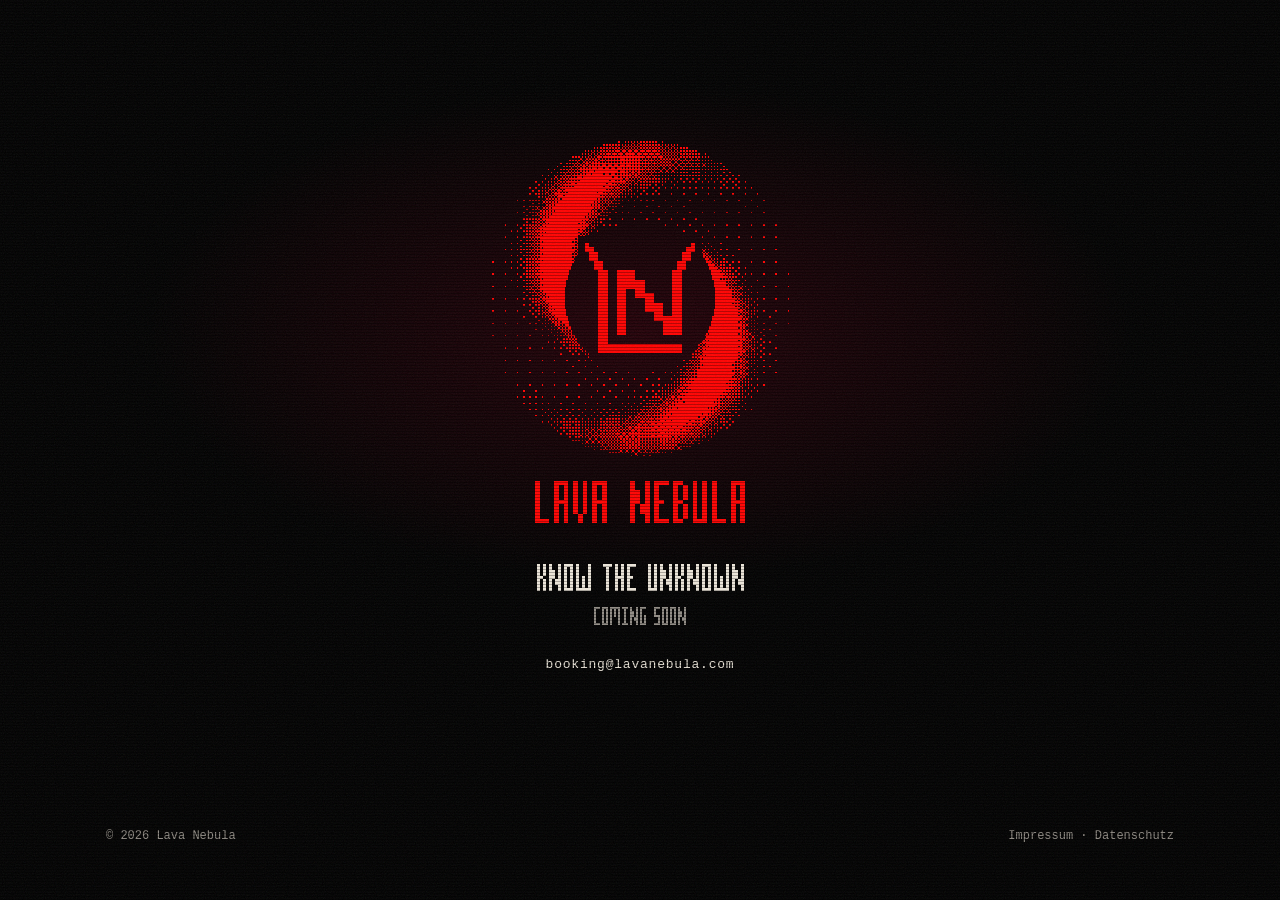
<file: index.html>
<!doctype html>
<html lang="en">
<head>
  <meta charset="utf-8">
  <meta name="viewport" content="width=device-width, initial-scale=1">
  <title>Lava Nebula</title>
  <meta name="description" content="Lava Nebula. know the unknown.">
  <meta name="theme-color" content="#000000">
  <meta property="og:title" content="Lava Nebula">
  <meta property="og:description" content="know the unknown">
  <meta property="og:type" content="website">
  <meta property="og:url" content="https://lavanebula.com/">
  <link rel="canonical" href="https://lavanebula.com/">
  <link rel="icon" href="favicon.svg" type="image/svg+xml">
  <link rel="stylesheet" href="styles.css">
</head>
<body>
  <main class="solo">
    <h1 class="solo-mark toz"><img src="logo.svg" alt="" width="416" height="416"><img class="name" src="name.svg" alt="Lava Nebula" width="368" height="88"></h1>
    <p class="solo-line px"><img src="know-the-unknown.svg" alt="know the unknown" width="207" height="27"></p>
    <p class="solo-soon px"><img src="coming-soon.svg" alt="coming soon" width="92" height="18"></p>
    <p class="solo-contact"><a href="mailto:booking@lavanebula.com">booking@lavanebula.com</a></p>
  </main>

  <footer>
    <div class="wrap">
      <span>© 2026 Lava Nebula</span>
      <span><a href="impressum.html">Impressum</a> · <a href="datenschutz.html">Datenschutz</a></span>
    </div>
  </footer>
</body>
</html>
</file>
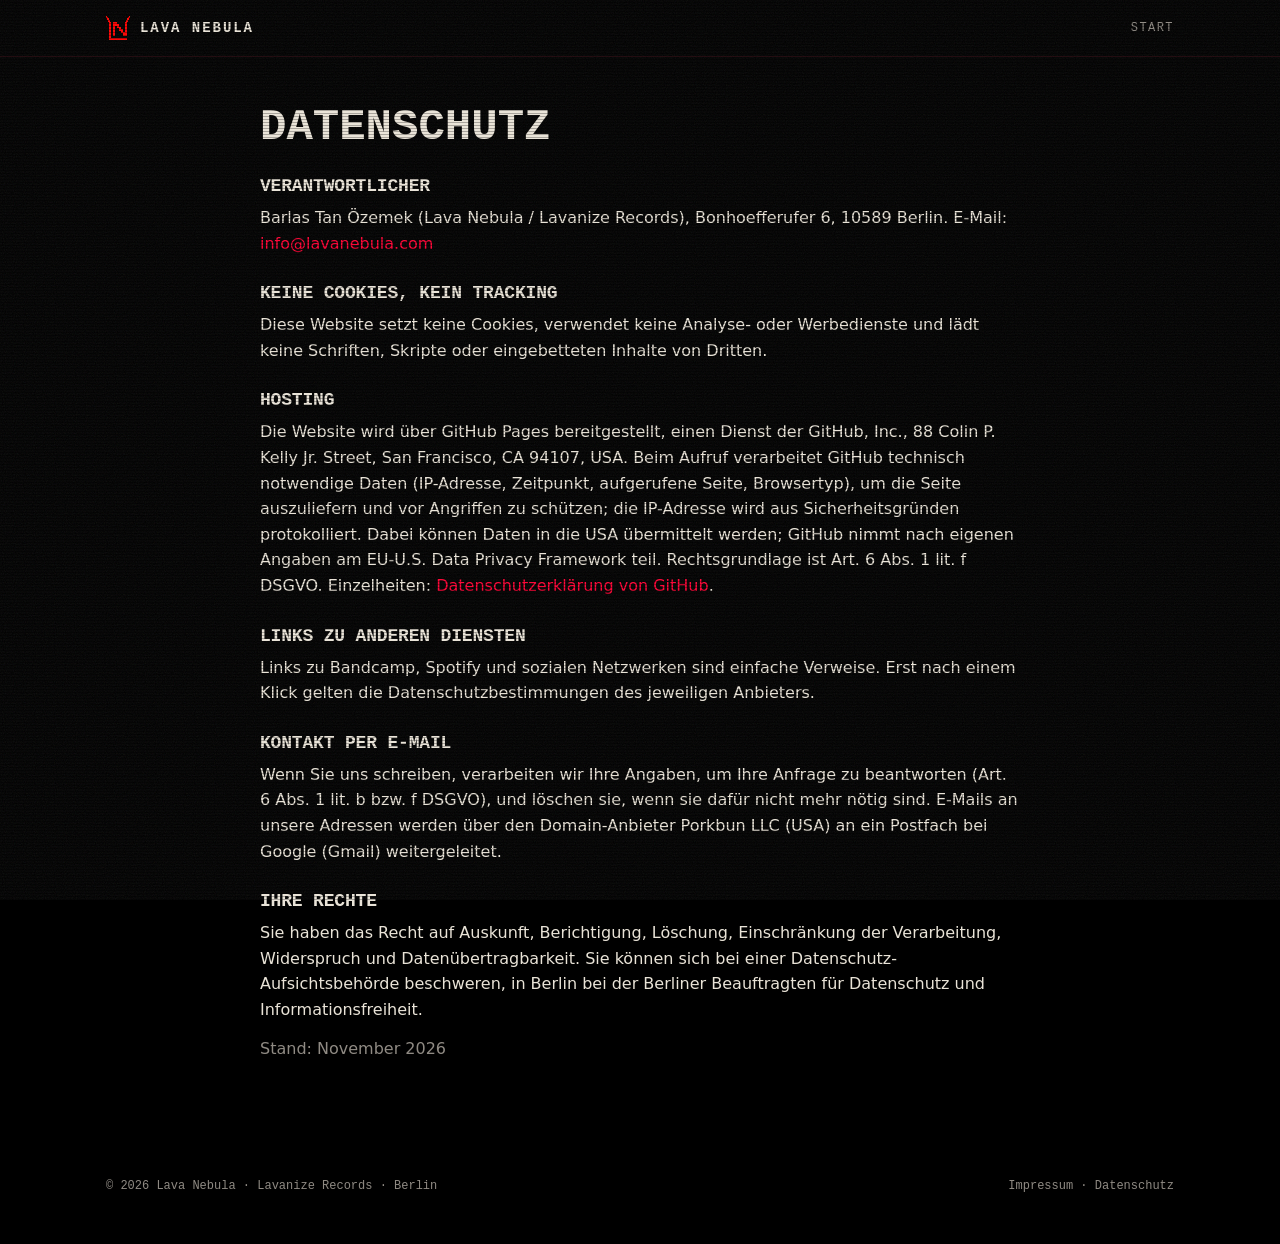
<file: datenschutz.html>
<!doctype html>
<html lang="de">
<head>
  <meta charset="utf-8">
  <meta name="viewport" content="width=device-width, initial-scale=1">
  <title>Datenschutz — Lava Nebula</title>
  <meta name="robots" content="noindex">
  <link rel="icon" href="favicon.svg" type="image/svg+xml">
  <link rel="stylesheet" href="styles.css">
</head>
<body>
  <header class="top">
    <div class="wrap">
      <a class="brand" href="index.html"><img src="favicon.svg" alt="" width="24" height="24">Lava Nebula</a>
      <nav class="nav" aria-label="Main"><a href="index.html">Start</a></nav>
    </div>
  </header>
  <main class="wrap legal">
    <h1>Datenschutz</h1>
    <h2>Verantwortlicher</h2>
    <p>Barlas Tan Özemek (Lava Nebula / Lavanize Records), Bonhoefferufer 6, 10589 Berlin.
      E-Mail: <a href="mailto:info@lavanebula.com">info@lavanebula.com</a></p>
    <h2>Keine Cookies, kein Tracking</h2>
    <p>Diese Website setzt keine Cookies, verwendet keine Analyse- oder Werbedienste und lädt keine Schriften,
      Skripte oder eingebetteten Inhalte von Dritten.</p>
    <h2>Hosting</h2>
    <p>Die Website wird über GitHub Pages bereitgestellt, einen Dienst der GitHub, Inc., 88 Colin P. Kelly Jr.
      Street, San Francisco, CA 94107, USA. Beim Aufruf verarbeitet GitHub technisch notwendige Daten
      (IP-Adresse, Zeitpunkt, aufgerufene Seite, Browsertyp), um die Seite auszuliefern und vor Angriffen zu
      schützen; die IP-Adresse wird aus Sicherheitsgründen protokolliert. Dabei können Daten in die USA übermittelt
      werden; GitHub nimmt nach eigenen Angaben am EU-U.S. Data Privacy Framework teil. Rechtsgrundlage ist
      Art. 6 Abs. 1 lit. f DSGVO. Einzelheiten:
      <a href="https://docs.github.com/en/site-policy/privacy-policies/github-general-privacy-statement">Datenschutzerklärung von GitHub</a>.</p>
    <h2>Links zu anderen Diensten</h2>
    <p>Links zu Bandcamp, Spotify und sozialen Netzwerken sind einfache Verweise. Erst nach einem Klick gelten die
      Datenschutzbestimmungen des jeweiligen Anbieters.</p>
    <h2>Kontakt per E-Mail</h2>
    <p>Wenn Sie uns schreiben, verarbeiten wir Ihre Angaben, um Ihre Anfrage zu beantworten
      (Art. 6 Abs. 1 lit. b bzw. f DSGVO), und löschen sie, wenn sie dafür nicht mehr nötig sind. E-Mails an
      unsere Adressen werden über den Domain-Anbieter Porkbun LLC (USA) an ein Postfach bei Google (Gmail)
      weitergeleitet.</p>
    <h2>Ihre Rechte</h2>
    <p>Sie haben das Recht auf Auskunft, Berichtigung, Löschung, Einschränkung der Verarbeitung, Widerspruch und
      Datenübertragbarkeit. Sie können sich bei einer Datenschutz-Aufsichtsbehörde beschweren, in Berlin bei der
      Berliner Beauftragten für Datenschutz und Informationsfreiheit.</p>
    <p class="muted">Stand: November 2026</p>
  </main>
  <footer>
    <div class="wrap">
      <span>© 2026 Lava Nebula · Lavanize Records · Berlin</span>
      <span><a href="impressum.html">Impressum</a> · <a href="datenschutz.html">Datenschutz</a></span>
    </div>
  </footer>
</body>
</html>
</file>
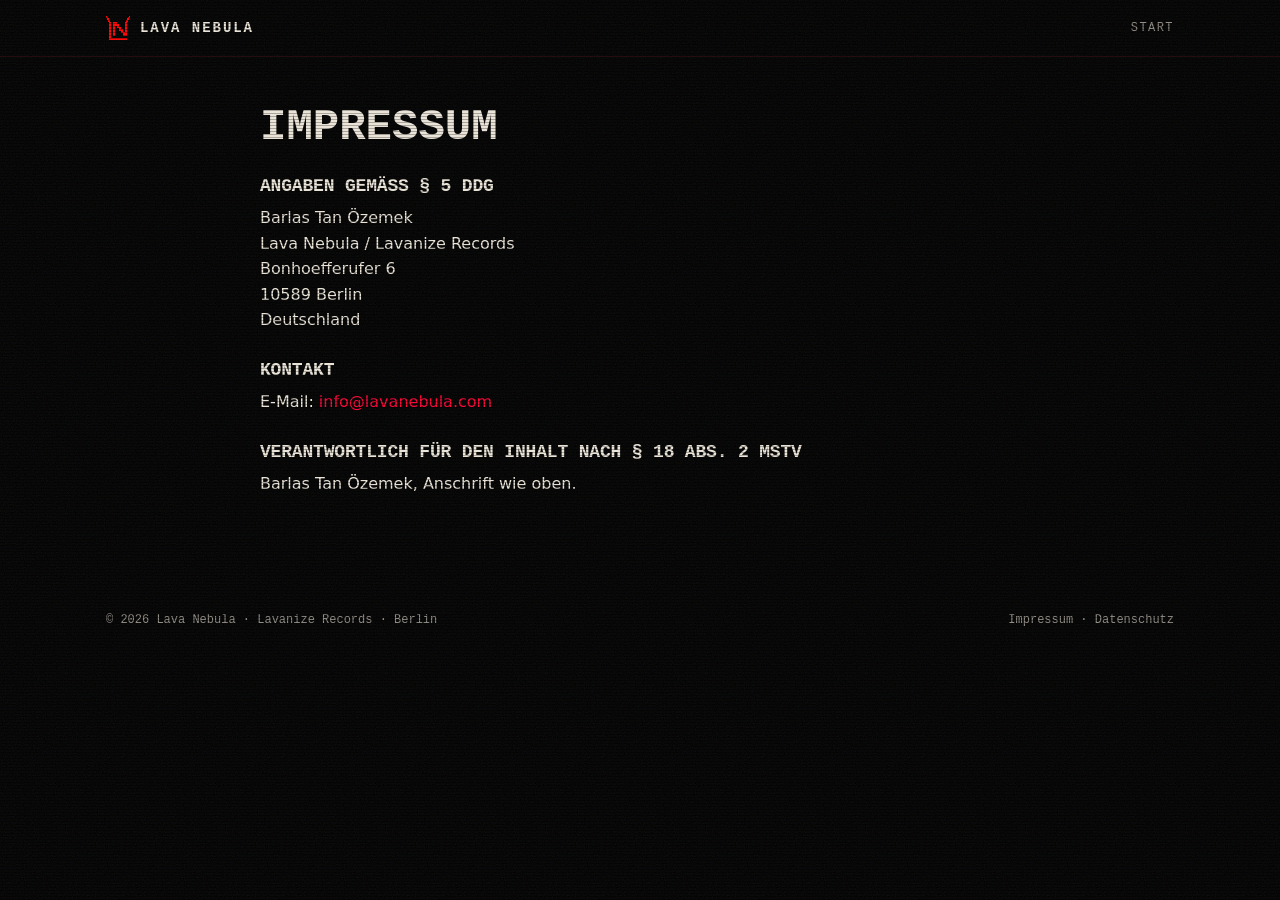
<file: impressum.html>
<!doctype html>
<html lang="de">
<head>
  <meta charset="utf-8">
  <meta name="viewport" content="width=device-width, initial-scale=1">
  <title>Impressum — Lava Nebula</title>
  <meta name="robots" content="noindex">
  <link rel="icon" href="favicon.svg" type="image/svg+xml">
  <link rel="stylesheet" href="styles.css">
</head>
<body>
  <header class="top">
    <div class="wrap">
      <a class="brand" href="index.html"><img src="favicon.svg" alt="" width="24" height="24">Lava Nebula</a>
      <nav class="nav" aria-label="Main"><a href="index.html">Start</a></nav>
    </div>
  </header>
  <main class="wrap legal">
    <h1>Impressum</h1>
    <h2>Angaben gemäß § 5 DDG</h2>
    <p>Barlas Tan Özemek<br>Lava Nebula / Lavanize Records<br>
      Bonhoefferufer 6<br>
      10589 Berlin<br>Deutschland</p>
    <h2>Kontakt</h2>
    <p>E-Mail: <a href="mailto:info@lavanebula.com">info@lavanebula.com</a></p>
    <h2>Verantwortlich für den Inhalt nach § 18 Abs. 2 MStV</h2>
    <p>Barlas Tan Özemek, Anschrift wie oben.</p>
  </main>
  <footer>
    <div class="wrap">
      <span>© 2026 Lava Nebula · Lavanize Records · Berlin</span>
      <span><a href="impressum.html">Impressum</a> · <a href="datenschutz.html">Datenschutz</a></span>
    </div>
  </footer>
</body>
</html>
</file>
<file: styles.css>
/* Lava Nebula — visual lock: Latex Red #FF0033, Void Black #000000, 90s pixel texture,
   pre-CGI survival horror, industrial basement light. No external fonts, scripts or trackers. */
:root {
  --red: #ff0033;
  --blood: #7a0018;
  --black: #000;
  --coal: #0b0b0b;
  --bone: #e9e3d7;
  --ash: #8f8a83;
  --line: #2a0a10;
  --mono: ui-monospace, "SF Mono", Menlo, Consolas, "Liberation Mono", monospace;
  --sans: system-ui, -apple-system, "Segoe UI", Roboto, Helvetica, Arial, sans-serif;
  --gutter: 16px;
  --max: 1100px;
}

* { box-sizing: border-box; }
html { background: var(--black); color-scheme: dark; }
body {
  margin: 0;
  background: var(--black);
  color: var(--bone);
  font: 16px/1.6 var(--sans);
  -webkit-font-smoothing: antialiased;
  overflow-x: hidden;
}

/* Film grain and CRT scanlines over everything; purely decorative. */
body::before, body::after { content: ""; position: fixed; inset: 0; pointer-events: none; z-index: 50; }
body::before {
  opacity: .09;
  mix-blend-mode: screen;
  background-image: url("data:image/svg+xml,%3Csvg xmlns='http://www.w3.org/2000/svg' width='160' height='160'%3E%3Cfilter id='n'%3E%3CfeTurbulence type='fractalNoise' baseFrequency='.9' numOctaves='2' stitchTiles='stitch'/%3E%3C/filter%3E%3Crect width='100%25' height='100%25' filter='url(%23n)'/%3E%3C/svg%3E");
}
body::after { background: repeating-linear-gradient(0deg, rgba(0,0,0,.28) 0 1px, transparent 1px 3px); }

a { color: var(--red); text-decoration: none; }
a:hover { text-decoration: underline; text-underline-offset: 3px; }
:focus-visible { outline: 2px solid var(--red); outline-offset: 3px; }
img, svg { max-width: 100%; }

.wrap { width: 100%; max-width: var(--max); margin: 0 auto; padding: 0 var(--gutter); }

/* Header */
.top { position: sticky; top: 0; z-index: 40; background: rgba(0,0,0,.86); border-bottom: 1px solid var(--line); backdrop-filter: blur(4px); }
.top .wrap { display: flex; align-items: center; justify-content: space-between; gap: 12px; height: 56px; }
.brand { display: flex; align-items: center; gap: 10px; color: var(--bone); font: 700 14px/1 var(--mono); letter-spacing: .14em; text-transform: uppercase; }
.brand img { width: 24px; height: 24px; image-rendering: pixelated; }
.nav { display: flex; gap: 18px; font: 12px/1 var(--mono); letter-spacing: .12em; text-transform: uppercase; }
.nav a { color: var(--ash); }
.nav a:hover { color: var(--bone); text-decoration: none; }

/* Hero: one red bulb in a concrete basement. */
.hero {
  position: relative;
  padding: 72px 0 56px;
  background:
    radial-gradient(ellipse 60% 55% at 50% 0%, rgba(255,0,51,.22), transparent 70%),
    radial-gradient(ellipse 120% 80% at 50% 120%, #140306, transparent 60%);
  border-bottom: 1px solid var(--line);
}
.kicker { font: 12px/1 var(--mono); letter-spacing: .3em; text-transform: uppercase; color: var(--red); margin: 0 0 18px; }
.display {
  margin: 0;
  font: 800 clamp(40px, 9vw, 104px)/.92 var(--mono);
  letter-spacing: -.02em;
  text-transform: uppercase;
  color: var(--bone);
  text-shadow: 3px 0 0 rgba(255,0,51,.75), -1px 0 0 rgba(255,255,255,.08);
}
.display .red { color: var(--red); text-shadow: none; }
.lede { max-width: 640px; margin: 22px 0 0; font-size: clamp(16px, 2.2vw, 19px); color: var(--bone); }
.lede .muted { color: var(--ash); }

.actions { display: flex; flex-wrap: wrap; gap: 12px; margin-top: 30px; }
.btn {
  display: inline-flex; align-items: center; gap: 10px;
  padding: 13px 18px;
  border: 2px solid var(--red);
  color: var(--bone);
  font: 700 13px/1 var(--mono); letter-spacing: .14em; text-transform: uppercase;
  background: transparent;
}
.btn:hover { background: var(--red); color: var(--black); text-decoration: none; }
.btn.solid { background: var(--red); color: var(--black); }
.btn.solid:hover { background: var(--bone); border-color: var(--bone); }
.btn.soon { border-style: dashed; border-color: #4a1420; color: var(--ash); cursor: default; }
.btn.soon:hover { background: transparent; color: var(--ash); }
.btn .tag { font-weight: 400; color: var(--ash); letter-spacing: .08em; }

/* Checkerboard dither: the 90s pixel divider. */
.dither { height: 8px; background: repeating-conic-gradient(var(--red) 0 25%, transparent 0 50%) 0 0 / 4px 4px; opacity: .55; }

section { padding: 64px 0; border-bottom: 1px solid var(--line); }
.label { font: 12px/1 var(--mono); letter-spacing: .3em; text-transform: uppercase; color: var(--red); margin: 0 0 14px; }
h2 { margin: 0 0 18px; font: 800 clamp(26px, 4.5vw, 44px)/1 var(--mono); text-transform: uppercase; letter-spacing: -.01em; }
p { margin: 0 0 14px; }
.muted { color: var(--ash); }

.grid { display: grid; gap: 18px; grid-template-columns: 1fr; }
@media (min-width: 760px) { .grid.two { grid-template-columns: 1fr 1fr; } .grid.three { grid-template-columns: repeat(3, 1fr); } }

.card { border: 1px solid var(--line); background: linear-gradient(180deg, #0d0204, #050505); padding: 22px; }
.card h3 { margin: 0 0 8px; font: 700 18px/1.2 var(--mono); text-transform: uppercase; letter-spacing: .04em; }

/* Catalogue: release rows with catalogue numbers. */
.catalog { width: 100%; border-collapse: collapse; font: 14px/1.4 var(--mono); }
.catalog th, .catalog td { text-align: left; padding: 12px 10px; border-bottom: 1px solid var(--line); vertical-align: top; }
.catalog th { color: var(--ash); font-weight: 400; font-size: 11px; letter-spacing: .2em; text-transform: uppercase; }
.catalog td.cat { color: var(--red); white-space: nowrap; }
.catalog td.title { color: var(--bone); }
.catalog tr.tba td.title { color: var(--ash); }
.table-scroll { overflow-x: auto; }

.mask { width: 128px; height: 128px; image-rendering: pixelated; filter: drop-shadow(0 0 18px rgba(255,0,51,.45)); }
.flicker { animation: flicker 6s infinite steps(1); }
@keyframes flicker { 0%, 100% { opacity: 1; } 41% { opacity: .55; } 42% { opacity: 1; } 77% { opacity: .8; } 78% { opacity: 1; } 79% { opacity: .4; } 80% { opacity: 1; } }
@media (prefers-reduced-motion: reduce) { .flicker { animation: none; } }

.artist { display: grid; gap: 22px; align-items: center; grid-template-columns: 1fr; }
@media (min-width: 760px) { .artist { grid-template-columns: 160px 1fr; } }

.list { margin: 0; padding: 0; list-style: none; }
.list li { padding: 10px 0; border-bottom: 1px dashed var(--line); font: 14px/1.5 var(--mono); }
.list li::before { content: "▮ "; color: var(--red); }

footer { padding: 36px 0 48px; font: 12px/1.7 var(--mono); color: var(--ash); }
footer .wrap { display: flex; flex-wrap: wrap; justify-content: space-between; gap: 12px; }
footer a { color: var(--ash); }
footer a:hover { color: var(--bone); }

/* Legal pages */
.legal { padding: 48px 0 64px; max-width: 760px; }
.legal h1 { font: 800 clamp(28px, 5vw, 44px)/1 var(--mono); text-transform: uppercase; margin: 0 0 24px; }
.legal h2 { font-size: 18px; margin: 28px 0 10px; }
.todo { background: rgba(255,0,51,.12); border: 1px dashed var(--red); padding: 0 4px; color: var(--bone); }

@media (max-width: 520px) {
  .nav { gap: 12px; } .nav .hide-sm { display: none; } section { padding: 48px 0; } .hero { padding: 56px 0 44px; }
  /* Catalogue on phones: keep number, title and date; artist and format are implied. */
  .catalog th:nth-child(2), .catalog td:nth-child(2), .catalog th:nth-child(4), .catalog td:nth-child(4) { display: none; }
}

/* Artist hero: the mask under a single red bulb. */
.hero-artist { display: grid; gap: 28px; align-items: center; grid-template-columns: 1fr; }
@media (min-width: 860px) { .hero-artist { grid-template-columns: 1.4fr 1fr; } }
.hero-mask { justify-self: center; width: min(320px, 70vw); height: auto; aspect-ratio: 1; image-rendering: pixelated; filter: drop-shadow(0 0 40px rgba(255,0,51,.55)); }
.facts { display: grid; grid-template-columns: max-content 1fr; gap: 8px 18px; margin: 0; font: 14px/1.5 var(--mono); }
.facts dt { color: var(--ash); text-transform: uppercase; letter-spacing: .12em; font-size: 12px; padding-top: 2px; }
.facts dd { margin: 0; color: var(--bone); }
.release { display: flex; flex-wrap: wrap; justify-content: space-between; gap: 6px 16px; padding: 16px 0; border-bottom: 1px dashed var(--line); font: 15px/1.4 var(--mono); }
.release .t { color: var(--bone); font-weight: 700; }
.release .d { color: var(--red); }
.release .m { color: var(--ash); width: 100%; font-size: 13px; }

/* Minimal pre-release page: one mark in the dark, one line, one contact. */
.solo {
  min-height: calc(100svh - 110px);
  display: flex; flex-direction: column; align-items: center; justify-content: center;
  padding: 56px var(--gutter) 32px;
  text-align: center;
  background: radial-gradient(ellipse 55% 45% at 50% 42%, rgba(255,0,51,.14), transparent 70%);
}
.solo-mark { margin: 0 0 30px; line-height: 0; }
.solo-mark img { width: min(288px, 62vw); height: auto; image-rendering: pixelated; }
.solo-mark.wide img { width: min(440px, 84vw); }
.solo-mark.toz img { display: block; margin: 0 auto; width: min(320px, 72vw); }
.solo-mark.toz img.name { width: min(220px, 52vw); margin-top: 18px; }
/* know the unknown / coming soon, set in the wordmark's thin pixel letters */
.solo-line.px, .solo-soon.px { line-height: 0; }
.solo-line.px { margin: 6px 0 16px; }
.solo-line.px img { width: min(207px, 56vw); height: auto; image-rendering: pixelated; }
.solo-soon.px img { width: min(92px, 26vw); height: auto; image-rendering: pixelated; }
.solo-soon { margin: 0 0 12px; font: 12px/1 var(--mono); letter-spacing: .3em; text-transform: uppercase; color: var(--ash); }
.solo-name { margin: 0 0 12px; font: 800 clamp(20px, 4vw, 30px)/1 var(--mono); letter-spacing: .1em; text-transform: uppercase; color: var(--bone); }
.solo-line { margin: 0 0 12px; font: 400 14px/1.4 var(--mono); letter-spacing: .32em; color: var(--bone); }
.solo-meta { margin: 0 0 12px; font: 12px/1 var(--mono); letter-spacing: .3em; text-transform: uppercase; color: var(--ash); }
.solo-contact { margin: 18px 0 0; font: 13px/1.6 var(--mono); letter-spacing: .06em; }
.solo-contact a { color: var(--bone); }
.solo-contact a:hover { color: var(--red); }
</file>
